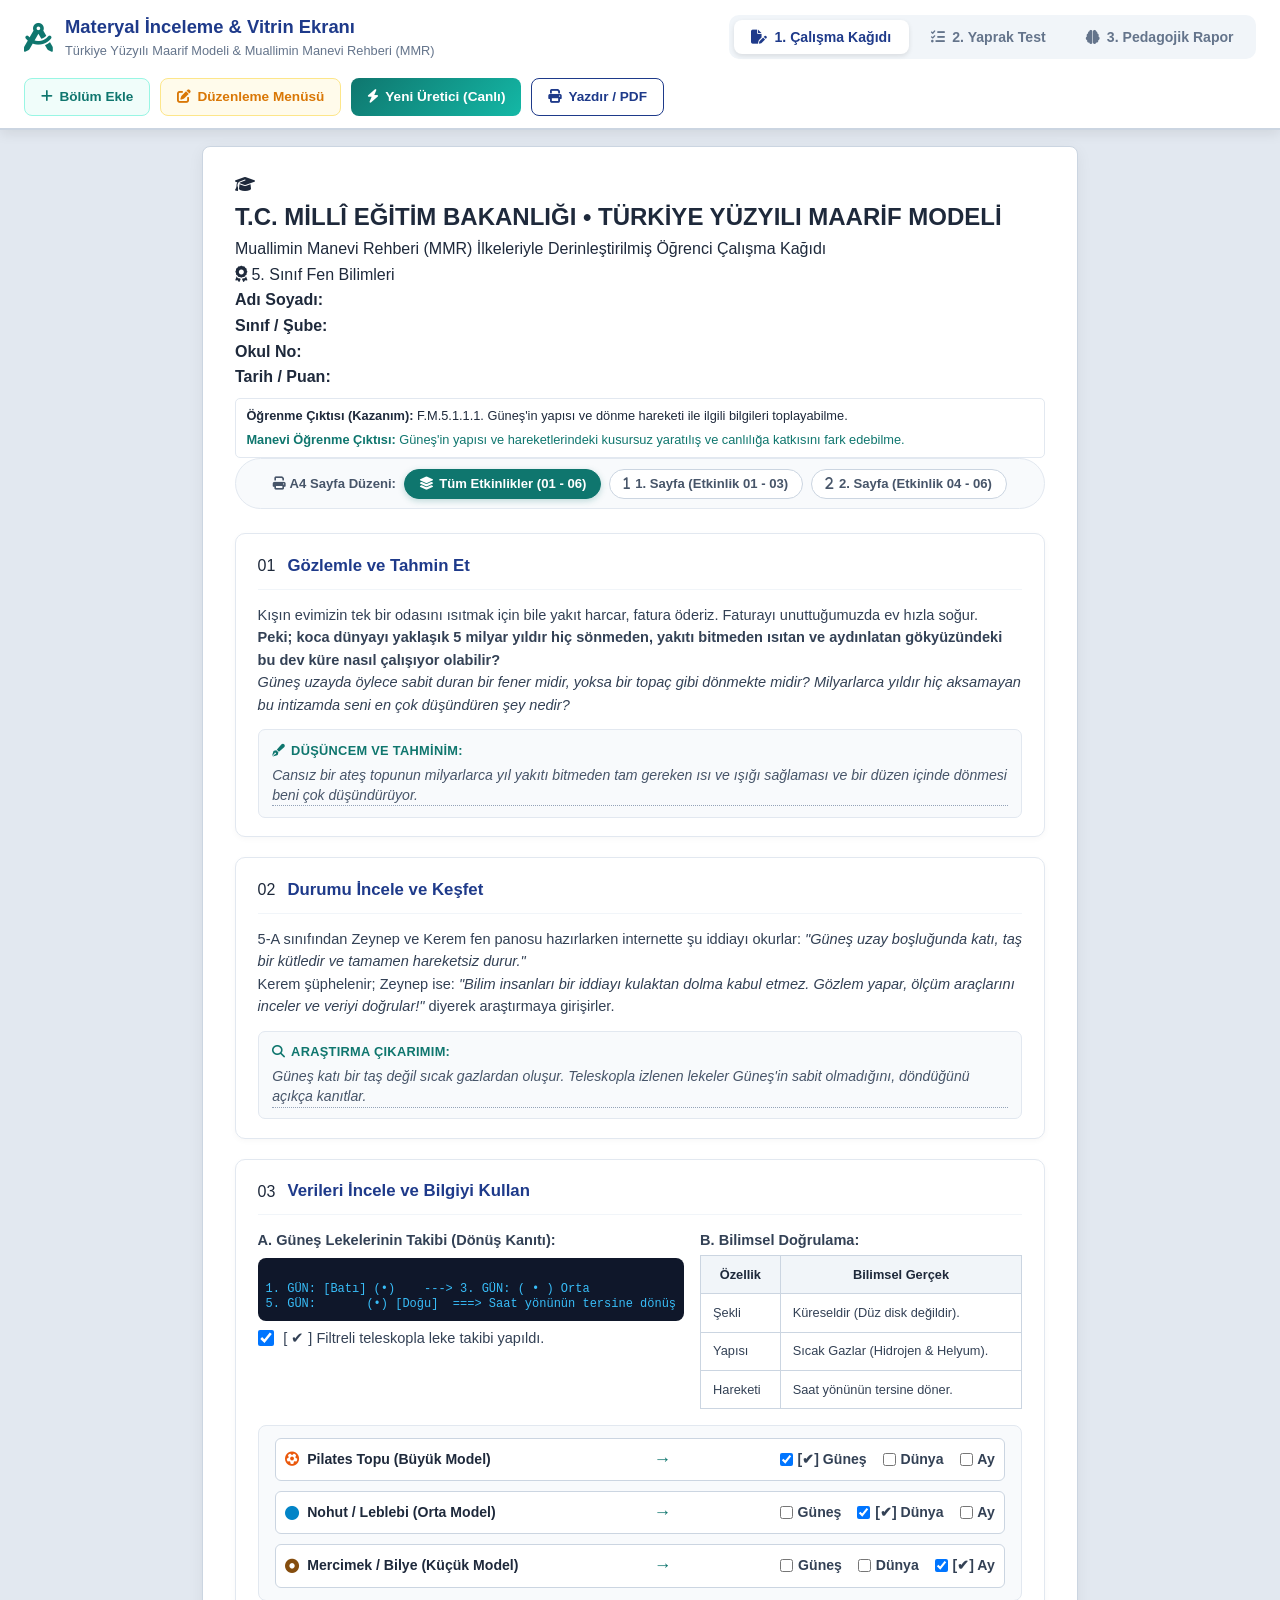
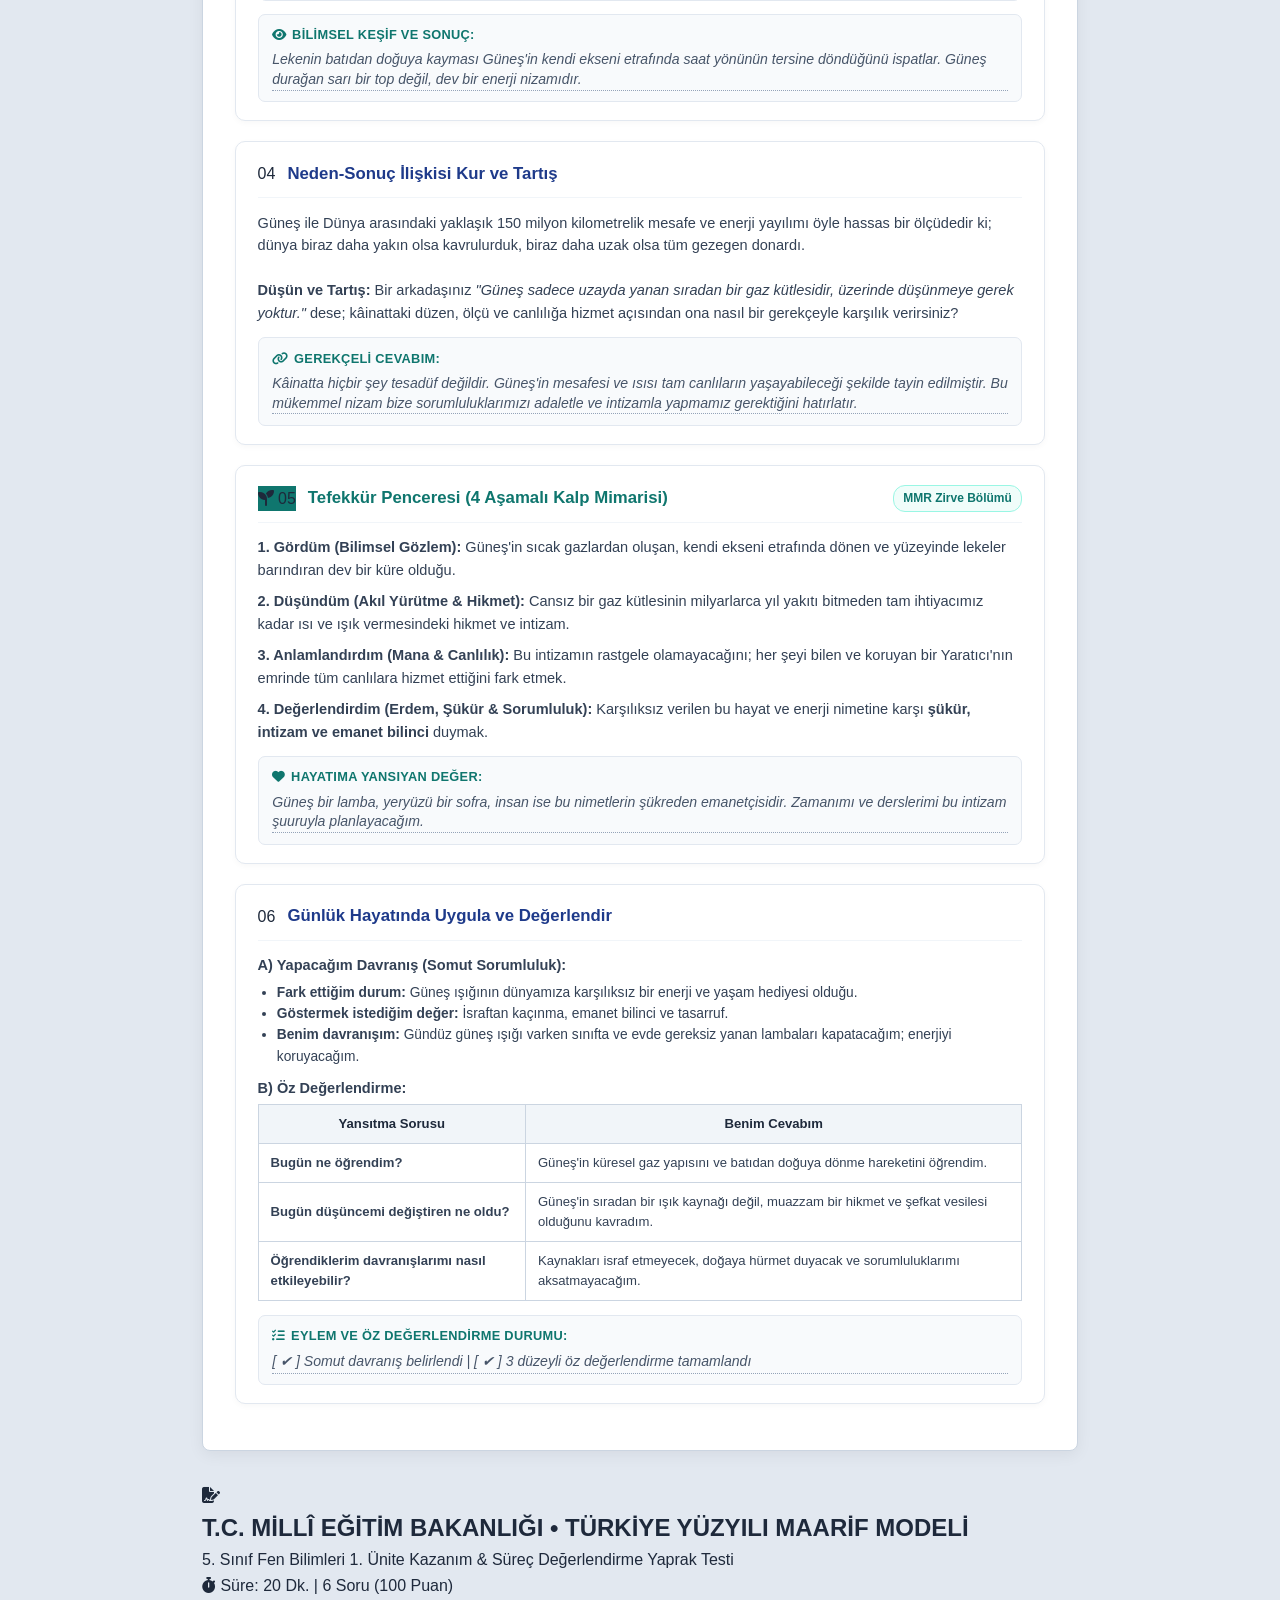
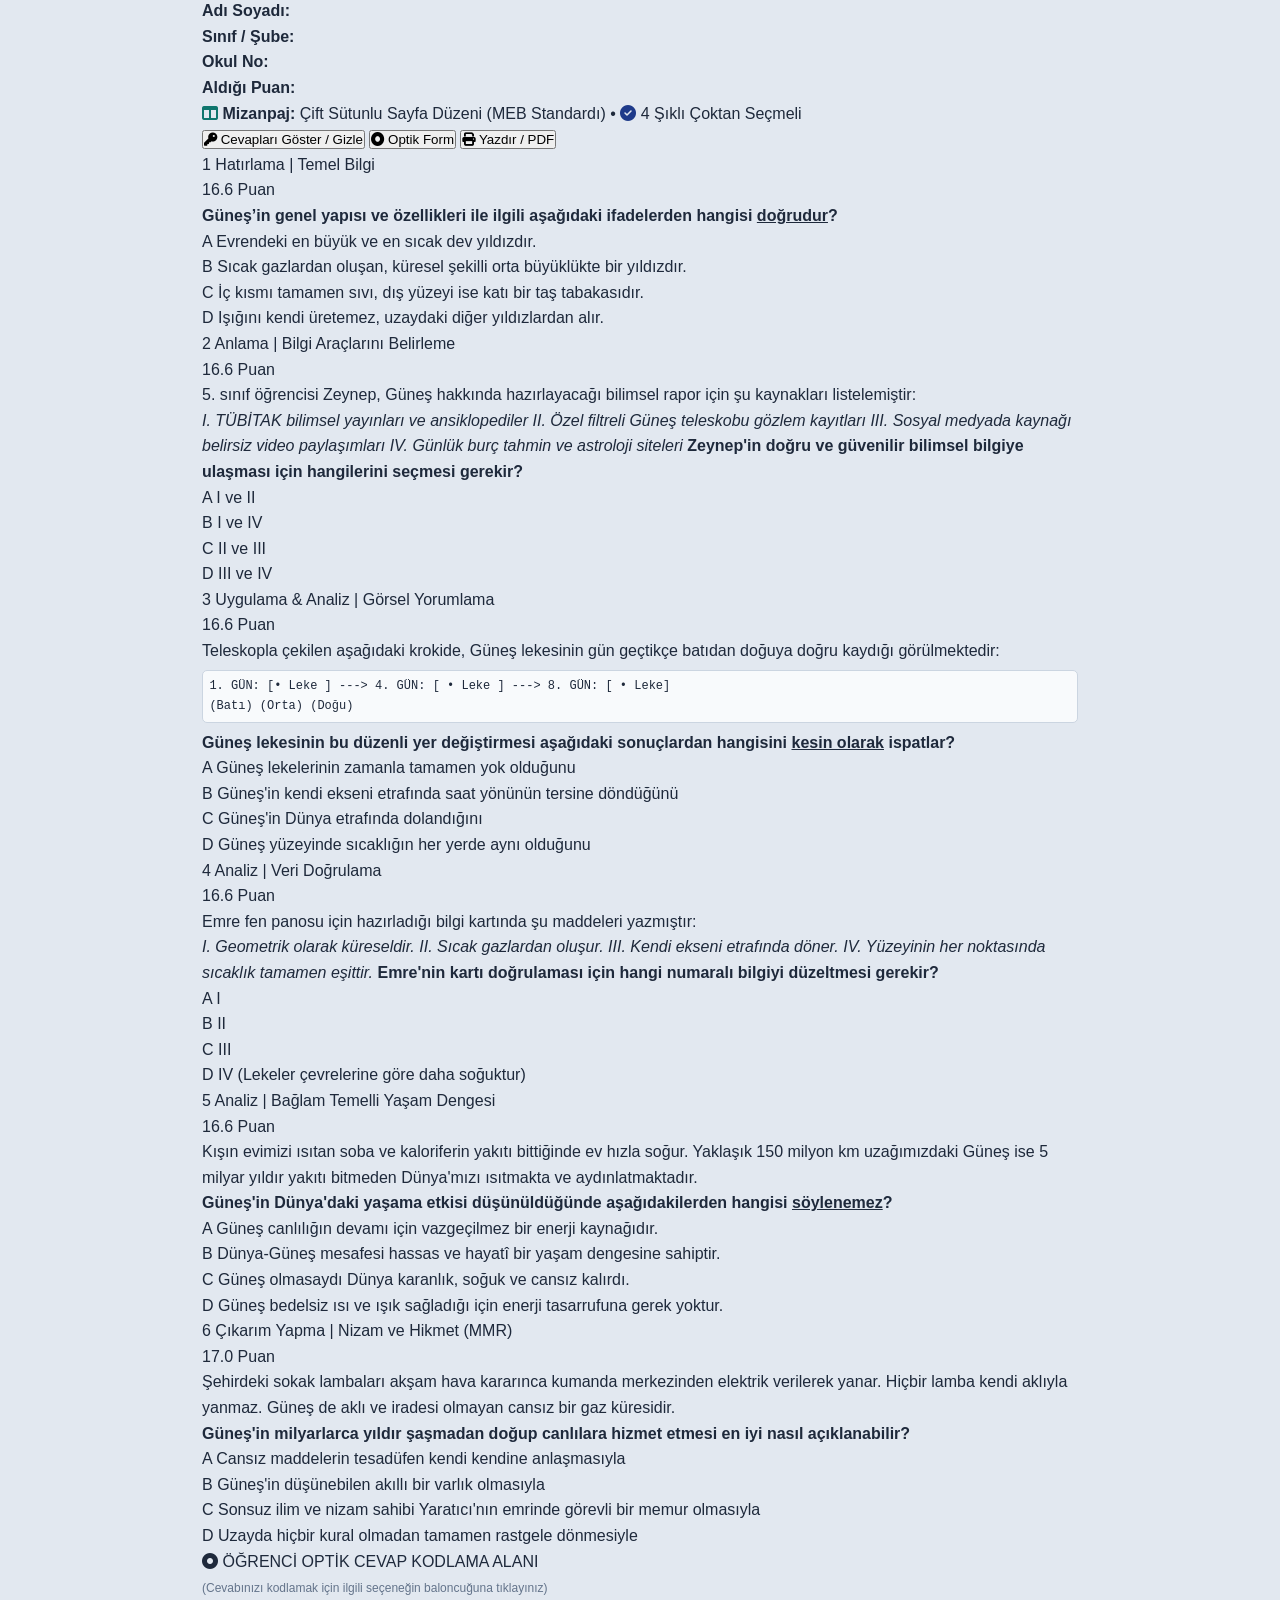
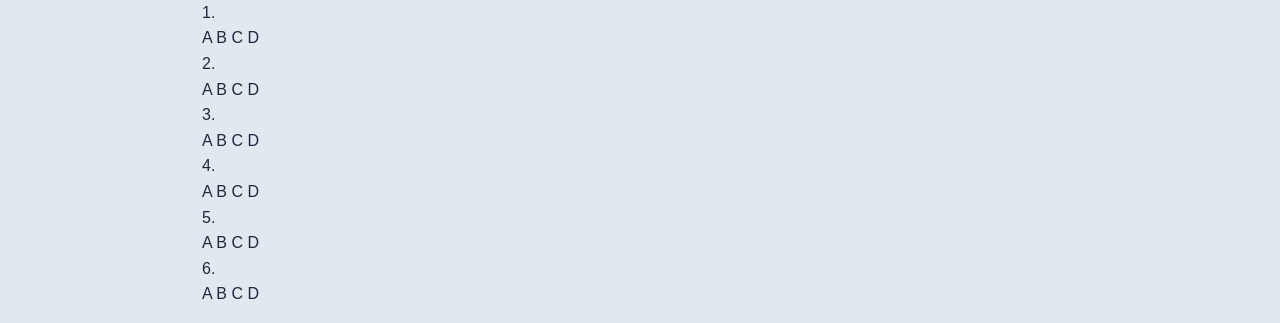
<file: materyal_goruntuleyici.html>
<!DOCTYPE html>
<html lang="tr">
<head>
    <meta charset="UTF-8">
    <meta name="viewport" content="width=device-width, initial-scale=1.0">
    <title>Materyal Vitrini - 5. Sınıf Fen Bilimleri (MMR & TYMM)</title>
    <link rel="stylesheet" href="https://cdnjs.cloudflare.com/ajax/libs/font-awesome/6.4.0/css/all.min.css">
    <style>
        :root {
            --primary: #1e3a8a;
            --primary-dark: #172554;
            --teal: #0f766e;
            --teal-light: #14b8a6;
            --accent: #d97706;
            --bg-page: #e2e8f0;
            --card-bg: #ffffff;
            --text: #1e293b;
            --text-muted: #64748b;
            --border: #cbd5e1;
        }

        * {
            box-sizing: border-box;
            margin: 0;
            padding: 0;
        }

        body {
            font-family: -apple-system, BlinkMacSystemFont, "Segoe UI", Roboto, Helvetica, Arial, sans-serif;
            background-color: var(--bg-page);
            color: var(--text);
            line-height: 1.6;
        }

        /* Üst Menü ve Kontrol Barı */
        .top-navbar {
            position: sticky;
            top: 0;
            z-index: 1000;
            background: #ffffff;
            border-bottom: 2px solid #cbd5e1;
            box-shadow: 0 4px 12px rgba(0,0,0,0.08);
            padding: 0.75rem 1.5rem;
            display: flex;
            justify-content: space-between;
            align-items: center;
            flex-wrap: wrap;
            gap: 1rem;
        }

        .brand-info {
            display: flex;
            align-items: center;
            gap: 0.75rem;
        }

        .brand-info i {
            font-size: 1.8rem;
            color: var(--teal);
        }

        .brand-info h1 {
            font-size: 1.15rem;
            color: var(--primary);
            font-weight: 800;
        }

        .brand-info p {
            font-size: 0.8rem;
            color: var(--text-muted);
        }

        .tabs-nav {
            display: flex;
            background: #f1f5f9;
            padding: 0.3rem;
            border-radius: 10px;
            gap: 0.3rem;
        }

        .tab-btn {
            border: none;
            background: transparent;
            padding: 0.55rem 1.1rem;
            font-size: 0.88rem;
            font-weight: 600;
            color: var(--text-muted);
            border-radius: 8px;
            cursor: pointer;
            display: flex;
            align-items: center;
            gap: 0.45rem;
            transition: all 0.2s;
        }

        .tab-btn:hover {
            color: var(--primary);
            background: rgba(255,255,255,0.7);
        }

        .tab-btn.active {
            background: #ffffff;
            color: var(--primary);
            box-shadow: 0 2px 5px rgba(0,0,0,0.1);
        }

        .action-btns {
            display: flex;
            gap: 0.6rem;
        }

        .btn {
            padding: 0.5rem 1rem;
            font-size: 0.85rem;
            font-weight: 600;
            border-radius: 8px;
            border: 1px solid var(--border);
            cursor: pointer;
            display: inline-flex;
            align-items: center;
            gap: 0.4rem;
            text-decoration: none;
            transition: all 0.2s;
        }

        .btn-live {
            background: linear-gradient(135deg, #0f766e, #14b8a6);
            color: #ffffff;
            border: none;
        }

        .btn-live:hover {
            opacity: 0.95;
            transform: translateY(-1px);
        }

        .btn-print {
            background: #ffffff;
            color: var(--primary);
            border-color: var(--primary);
        }

        .btn-print:hover {
            background: #eff6ff;
        }

        /* Ana Gövde & A4 Sayfa Simülasyonu */
        .container {
            max-width: 900px;
            margin: 1rem auto;
            padding: 0 0.75rem;
        }

        .page-sheet {
            background: #ffffff;
            min-height: auto;
            padding: 1.6rem 2rem;
            border-radius: 8px;
            box-shadow: 0 4px 16px rgba(0,0,0,0.06);
            border: 1px solid #cbd5e1;
            margin-bottom: 2rem;
        }

        /* Materyal Başlık Tablosu (Antet) */
        .header-table {
            width: 100%;
            border-collapse: collapse;
            margin-bottom: 1.75rem;
            border: 2px solid #1e293b;
        }

        .header-table td {
            padding: 0.6rem 0.8rem;
            border: 1px solid #1e293b;
            font-size: 0.85rem;
        }

        .header-table .title-cell {
            background: #f8fafc;
            text-align: center;
            font-size: 1.1rem;
            font-weight: 800;
            color: var(--primary);
            letter-spacing: 0.5px;
        }

        /* Bölüm Başlıkları ve Kutuları */
        .sec-box {
            margin-bottom: 1.6rem;
            page-break-inside: avoid;
        }

        .sec-title {
            display: flex;
            align-items: center;
            gap: 0.5rem;
            font-size: 1.05rem;
            font-weight: 700;
            color: var(--primary);
            border-bottom: 2px solid #e2e8f0;
            padding-bottom: 0.35rem;
            margin-bottom: 0.75rem;
        }

        .sec-title i {
            color: var(--teal);
        }

        .prompt-card {
            background: #f8fafc;
            border-left: 4px solid var(--teal);
            padding: 0.85rem 1.1rem;
            border-radius: 0 8px 8px 0;
            margin-bottom: 0.75rem;
            font-size: 0.92rem;
        }

        .prompt-card strong {
            color: #0f172a;
        }

        .write-area {
            border-bottom: 1px dotted #94a3b8;
            min-height: 24px;
            margin: 0.4rem 0;
            color: #475569;
            font-size: 0.9rem;
        }

        .write-block {
            margin-top: 0.5rem;
        }

        .checkbox-group {
            display: flex;
            flex-direction: column;
            gap: 0.45rem;
            margin: 0.6rem 0;
            font-size: 0.9rem;
        }

        .checkbox-item {
            display: flex;
            align-items: center;
            gap: 0.6rem;
        }

        .checkbox-item input {
            width: 16px;
            height: 16px;
        }

        /* Model Şeması (ASCII Kroki) */
        .model-frame {
            background: #0f172a;
            color: #38bdf8;
            font-family: "Courier New", Courier, monospace;
            padding: 1rem;
            border-radius: 8px;
            margin: 0.75rem 0;
            font-size: 0.88rem;
            overflow-x: auto;
            white-space: pre;
            line-height: 1.3;
        }

        /* İç Tablolar */
        .content-table {
            width: 100%;
            border-collapse: collapse;
            margin: 0.85rem 0;
            font-size: 0.88rem;
        }

        .content-table th, .content-table td {
            border: 1px solid #cbd5e1;
            padding: 0.55rem 0.75rem;
        }

        .content-table th {
            background: #f1f5f9;
            color: #1e293b;
            font-weight: 700;
        }

        /* Test Soruları Stili */
        .question-card {
            background: #ffffff;
            border: 1px solid #e2e8f0;
            border-radius: 8px;
            padding: 1.1rem;
            margin-bottom: 1.25rem;
            box-shadow: 0 2px 4px rgba(0,0,0,0.02);
            page-break-inside: avoid;
        }

        .q-header {
            display: flex;
            justify-content: space-between;
            align-items: center;
            margin-bottom: 0.5rem;
        }

        .q-num {
            font-weight: 800;
            color: var(--primary);
            font-size: 1rem;
        }

        .q-level {
            font-size: 0.75rem;
            padding: 0.2rem 0.55rem;
            border-radius: 12px;
            background: #f1f5f9;
            color: #475569;
            font-weight: 600;
        }

        .q-text {
            font-size: 0.95rem;
            margin-bottom: 0.75rem;
            line-height: 1.5;
        }

        .options-grid {
            display: grid;
            grid-template-columns: 1fr 1fr;
            gap: 0.5rem;
        }

        @media (max-width: 650px) {
            .options-grid {
                grid-template-columns: 1fr;
            }
        }

        .option-item {
            display: flex;
            align-items: flex-start;
            gap: 0.5rem;
            padding: 0.5rem 0.65rem;
            border: 1px solid #e2e8f0;
            border-radius: 6px;
            background: #fafafa;
            font-size: 0.9rem;
        }

        .option-badge {
            font-weight: 700;
            color: var(--primary);
            min-width: 20px;
        }

        /* Gizli Tab */
        .tab-content {
            display: none;
        }

        .tab-content.active {
            display: block;
        }

        /* Cevap Anahtarı Kutusu */
        .answer-key-box {
            background: #f8fafc;
            border: 2px dashed #94a3b8;
            border-radius: 8px;
            padding: 1.25rem;
            margin-top: 2rem;
        }

        .answer-key-box h3 {
            color: #0f172a;
            font-size: 1rem;
            margin-bottom: 0.75rem;
            display: flex;
            align-items: center;
            gap: 0.4rem;
        }

        /* Düzenleme, Ekleme ve Silme Menüsü Stilleri */
        .btn-edit {
            background: #fffbeb;
            color: #d97706;
            border-color: #fde68a;
        }
        .btn-edit.active {
            background: #d97706;
            color: #ffffff;
            border-color: #d97706;
        }

        .btn-add-global {
            background: #f0fdfa;
            color: #0f766e;
            border-color: #99f6e4;
        }
        .btn-add-global:hover {
            background: #0f766e;
            color: #ffffff;
        }

        .item-action-toolbar {
            display: none;
            position: absolute;
            top: 6px;
            right: 6px;
            background: #ffffff;
            border: 1px solid #cbd5e1;
            border-radius: 6px;
            padding: 2px 4px;
            box-shadow: 0 2px 6px rgba(0,0,0,0.08);
            align-items: center;
            gap: 3px;
            z-index: 30;
        }

        .sec-box:hover .item-action-toolbar,
        .mmr-section-card:hover .item-action-toolbar,
        .question-card:hover .item-action-toolbar,
        .edit-active .sec-box .item-action-toolbar,
        .edit-active .mmr-section-card .item-action-toolbar,
        .edit-active .question-card .item-action-toolbar {
            display: inline-flex;
        }

        .btn-bar-action {
            background: #f8fafc;
            border: 1px solid #e2e8f0;
            border-radius: 4px;
            padding: 3px 6px;
            font-size: 0.75rem;
            font-weight: 600;
            color: #334155;
            cursor: pointer;
            display: inline-flex;
            align-items: center;
            gap: 3px;
            transition: all 0.15s;
        }
        .btn-bar-action:hover {
            background: #e2e8f0;
            color: #0f172a;
        }
        .btn-bar-add {
            color: #0f766e;
            background: #f0fdfa;
            border-color: #99f6e4;
        }
        .btn-bar-add:hover {
            background: #0f766e;
            color: #ffffff;
        }
        .btn-bar-del {
            color: #dc2626;
            background: #fef2f2;
            border-color: #fecaca;
        }
        .btn-bar-del:hover {
            background: #dc2626;
            color: #ffffff;
        }

        .sec-box, .question-card, .mmr-section-card {
            position: relative;
            transition: all 0.2s ease;
        }

        /* MMR BİÇİMSEL VE TASARIM STANDARDI (TÜM BÖLÜMLER İÇİN TEK İLKE) */
        .page-chunk-nav {
            display: flex;
            align-items: center;
            justify-content: center;
            gap: 0.5rem;
            margin-bottom: 1.5rem;
            flex-wrap: wrap;
            background: #f8fafc;
            padding: 0.6rem;
            border-radius: 30px;
            border: 1px solid #e2e8f0;
        }

        .btn-chunk {
            background: #ffffff;
            border: 1px solid #cbd5e1;
            color: #475569;
            padding: 0.4rem 0.85rem;
            border-radius: 20px;
            font-size: 0.82rem;
            font-weight: 700;
            cursor: pointer;
            display: inline-flex;
            align-items: center;
            gap: 0.35rem;
            transition: all 0.2s;
        }

        .btn-chunk:hover {
            border-color: #0f766e;
            color: #0f766e;
            background: #f0fdfa;
        }

        .btn-chunk.active {
            background: #0f766e;
            border-color: #0f766e;
            color: #ffffff;
            box-shadow: 0 2px 6px rgba(15, 118, 110, 0.25);
        }

        .mmr-section-card {
            background: #ffffff;
            border: 1px solid #e2e8f0;
            border-radius: 10px;
            box-shadow: 0 2px 6px rgba(0, 0, 0, 0.03);
            padding: 1.15rem 1.35rem;
            margin-bottom: 1.25rem;
            page-break-inside: avoid;
        }

        .mmr-section-card:hover {
            border-color: #cbd5e1;
            box-shadow: 0 4px 12px rgba(0, 0, 0, 0.06);
        }

        .mmr-card-header {
            display: flex;
            align-items: center;
            justify-content: space-between;
            border-bottom: 1px solid #f1f5f9;
            padding-bottom: 0.6rem;
            margin-bottom: 0.85rem;
            gap: 0.5rem;
            flex-wrap: wrap;
        }

        .mmr-header-left {
            display: flex;
            align-items: center;
            gap: 0.75rem;
        }

        .mmr-badge {
            width: 32px;
            height: 32px;
            border-radius: 8px;
            background: linear-gradient(135deg, #1e3a8a 0%, #0f766e 100%);
            color: #ffffff;
            display: flex;
            align-items: center;
            justify-content: center;
            font-weight: 800;
            font-size: 0.95rem;
            box-shadow: 0 2px 5px rgba(15, 118, 110, 0.25);
            flex-shrink: 0;
        }

        .mmr-title-group {
            display: flex;
            flex-direction: column;
        }

        .mmr-title {
            font-size: 1.05rem;
            font-weight: 800;
            color: var(--primary);
            display: flex;
            align-items: center;
            gap: 0.45rem;
        }

        .mmr-title i {
            color: var(--teal);
            font-size: 0.95rem;
        }

        .mmr-subtitle {
            font-size: 0.78rem;
            color: #64748b;
            font-weight: 600;
        }

        .mmr-tag {
            background: #f1f5f9;
            color: #334155;
            padding: 0.2rem 0.65rem;
            border-radius: 12px;
            font-size: 0.72rem;
            font-weight: 700;
            text-transform: uppercase;
            letter-spacing: 0.5px;
            border: 1px solid #e2e8f0;
        }

        .mmr-card-body {
            font-size: 0.91rem;
            line-height: 1.55;
            color: #334155;
        }

        .mmr-card-footer {
            background: #f8fafc;
            border: 1px solid #e2e8f0;
            border-radius: 7px;
            padding: 0.65rem 0.85rem;
            margin-top: 0.8rem;
        }

        .mmr-footer-label {
            font-size: 0.8rem;
            font-weight: 700;
            color: var(--teal);
            display: flex;
            align-items: center;
            gap: 0.35rem;
            margin-bottom: 0.3rem;
            text-transform: uppercase;
            letter-spacing: 0.3px;
        }

        .mmr-footer-input {
            color: #475569;
            font-size: 0.88rem;
            font-style: italic;
            border-bottom: 1px dotted #94a3b8;
            min-height: 22px;
            line-height: 1.4;
        }

        .edit-active .sec-box, 
        .edit-active .mmr-section-card,
        .edit-active .question-card {
            border: 1px dashed #93c5fd;
            border-radius: 8px;
            padding: 10px;
            margin-bottom: 1.25rem;
        }
        .edit-active .sec-box:hover, 
        .edit-active .mmr-section-card:hover,
        .edit-active .question-card:hover {
            border-color: #3b82f6;
            background: rgba(240, 249, 255, 0.4);
        }
        .edit-active [contenteditable="true"]:focus {
            outline: 2px solid #3b82f6 !important;
            background: #ffffff !important;
            border-radius: 4px;
        }

        /* Model Eşleştirme Kartı Stili */
        .model-matching-card {
            background: #f8fafc;
            border: 1px solid #e2e8f0;
            border-radius: 8px;
            padding: 0.75rem 1rem;
            margin: 0.75rem 0;
            display: flex;
            flex-direction: column;
            gap: 0.6rem;
        }
        .model-row {
            display: flex;
            align-items: center;
            justify-content: space-between;
            padding: 0.45rem 0.6rem;
            background: #ffffff;
            border: 1px solid #cbd5e1;
            border-radius: 6px;
            font-size: 0.88rem;
        }
        .model-item {
            font-weight: 700;
            color: #1e293b;
            display: inline-flex;
            align-items: center;
            gap: 0.5rem;
            min-width: 260px;
        }
        .model-arrow {
            font-size: 1.1rem;
            font-weight: 800;
            color: var(--teal);
            margin: 0 0.5rem;
        }
        .model-options {
            display: inline-flex;
            align-items: center;
            gap: 1rem;
            color: #334155;
            font-weight: 600;
        }
        .model-options label {
            cursor: pointer;
            display: inline-flex;
            align-items: center;
            gap: 0.3rem;
        }

        /* Yazdırma / PDF Çıktısı */
        @media print {
            body {
                background: #ffffff;
            }
            .top-navbar, .item-del-btn, .item-action-toolbar, .btn-add-global, .page-chunk-nav {
                display: none !important;
            }
            .chunk-page {
                display: block !important;
            }
            .edit-active .sec-box, 
            .edit-active .mmr-section-card,
            .edit-active .question-card {
                border: 1px solid #e2e8f0 !important;
                padding: 0.8rem !important;
                background: transparent !important;
            }
            .container {
                max-width: 100% !important;
                margin: 0 !important;
                padding: 0 !important;
            }
            .page-sheet {
                box-shadow: none !important;
                border: none !important;
                padding: 0 !important;
                min-height: auto !important;
            }
            .tab-content {
                display: none !important;
            }
            .tab-content.active {
                display: block !important;
            }
        }
    </style>
</head>
<body>

    <!-- Üst Kontrol Çubuğu -->
    <header class="top-navbar">
        <div class="brand-info">
            <i class="fa-solid fa-compass-drafting"></i>
            <div>
                <h1>Materyal İnceleme & Vitrin Ekranı</h1>
                <p>Türkiye Yüzyılı Maarif Modeli & Muallimin Manevi Rehberi (MMR)</p>
            </div>
        </div>

        <nav class="tabs-nav">
            <button class="tab-btn active" onclick="switchTab('worksheet')">
                <i class="fa-solid fa-file-pen"></i> 1. Çalışma Kağıdı
            </button>
            <button class="tab-btn" onclick="switchTab('test')">
                <i class="fa-solid fa-list-check"></i> 2. Yaprak Test
            </button>
            <button class="tab-btn" onclick="switchTab('pedagogy')">
                <i class="fa-solid fa-brain"></i> 3. Pedagojik Rapor
            </button>
        </nav>

        <div class="action-btns">
            <button class="btn btn-add-global" onclick="addNewSection()" title="Yeni bir etkinlik/bölüm ekle">
                <i class="fa-solid fa-plus"></i> Bölüm Ekle
            </button>
            <button class="btn btn-edit" id="viewerEditBtn" onclick="toggleViewerEdit()">
                <i class="fa-solid fa-pen-to-square"></i> <span id="viewerEditText">Düzenleme Menüsü</span>
            </button>
            <button class="btn" id="viewerResetBtn" onclick="resetViewer()" style="display:none;">
                <i class="fa-solid fa-rotate-left"></i> Sıfırla
            </button>
            <a href="http://127.0.0.1:5000" target="_blank" class="btn btn-live" title="Canlı Web Uygulamasını Aç">
                <i class="fa-solid fa-bolt"></i> Yeni Üretici (Canlı)
            </a>
            <button class="btn btn-print" onclick="prepareAndPrint()">
                <i class="fa-solid fa-print"></i> Yazdır / PDF
            </button>
        </div>
    </header>

    <main class="container">

        <!-- ==================== TAB 1: ÇALIŞMA KAĞIDI ==================== -->
        <div id="tab-worksheet" class="tab-content active">
            <div class="page-sheet">
                
                <!-- Modern Maarif & MMR Başlık Anteti -->
                <div class="material-exam-header">
                    <div class="exam-header-top">
                        <div class="exam-brand">
                            <div class="exam-brand-icon"><i class="fa-solid fa-graduation-cap"></i></div>
                            <div class="exam-titles">
                                <h2>T.C. MİLLÎ EĞİTİM BAKANLIĞI • TÜRKİYE YÜZYILI MAARİF MODELİ</h2>
                                <p>Muallimin Manevi Rehberi (MMR) İlkeleriyle Derinleştirilmiş Öğrenci Çalışma Kağıdı</p>
                            </div>
                        </div>
                        <div class="exam-badge-tag"><i class="fa-solid fa-award"></i> 5. Sınıf Fen Bilimleri</div>
                    </div>
                    <div class="exam-student-grid">
                        <div class="exam-student-field"><strong>Adı Soyadı:</strong> <span class="fill-line"></span></div>
                        <div class="exam-student-field"><strong>Sınıf / Şube:</strong> <span class="fill-line"></span></div>
                        <div class="exam-student-field"><strong>Okul No:</strong> <span class="fill-line"></span></div>
                        <div class="exam-student-field"><strong>Tarih / Puan:</strong> <span class="fill-line"></span></div>
                    </div>
                    <div style="margin-top:0.5rem; font-size:0.8rem; background:#ffffff; padding:0.45rem 0.65rem; border-radius:5px; border:1px solid #e2e8f0;">
                        <div><strong>Öğrenme Çıktısı (Kazanım):</strong> F.M.5.1.1.1. Güneş'in yapısı ve dönme hareketi ile ilgili bilgileri toplayabilme.</div>
                        <div style="color:#0f766e; margin-top:0.2rem;"><strong>Manevi Öğrenme Çıktısı:</strong> Güneş'in yapısı ve hareketlerindeki kusursuz yaratılış ve canlılığa katkısını fark edebilme.</div>
                    </div>
                </div>

                <!-- Sayfa Sığdırma & Bölüm Navigasyon Menüsü -->
                <div class="page-chunk-nav">
                    <span style="font-size: 0.82rem; font-weight: 700; color: #475569;"><i class="fa-solid fa-print"></i> A4 Sayfa Düzeni:</span>
                    <button class="btn-chunk active" onclick="switchChunk('all', this)"><i class="fa-solid fa-layer-group"></i> Tüm Etkinlikler (01 - 06)</button>
                    <button class="btn-chunk" onclick="switchChunk('page-1', this)"><i class="fa-solid fa-1"></i> 1. Sayfa (Etkinlik 01 - 03)</button>
                    <button class="btn-chunk" onclick="switchChunk('page-2', this)"><i class="fa-solid fa-2"></i> 2. Sayfa (Etkinlik 04 - 06)</button>
                </div>

                <!-- SAYFA 1: KEŞİF VE BİLGİ (Etkinlik 01 - 03) -->
                <div class="chunk-page" id="chunk-page-1">

                    <!-- 01. GÖZLEMLE VE TAHMİN ET -->
                    <div class="mmr-section-card">
                        <div class="mmr-card-header">
                            <div class="mmr-header-left">
                                <span class="mmr-num-badge">01</span>
                                <h3 class="mmr-title">Gözlemle ve Tahmin Et</h3>
                            </div>
                        </div>
                        <div class="mmr-card-body">
                            Kışın evimizin tek bir odasını ısıtmak için bile yakıt harcar, fatura öderiz. Faturayı unuttuğumuzda ev hızla soğur.<br>
                            <strong>Peki; koca dünyayı yaklaşık 5 milyar yıldır hiç sönmeden, yakıtı bitmeden ısıtan ve aydınlatan gökyüzündeki bu dev küre nasıl çalışıyor olabilir?</strong><br>
                            <em>Güneş uzayda öylece sabit duran bir fener midir, yoksa bir topaç gibi dönmekte midir? Milyarlarca yıldır hiç aksamayan bu intizamda seni en çok düşündüren şey nedir?</em>
                        </div>
                        <div class="mmr-card-footer">
                            <div class="mmr-footer-label"><i class="fa-solid fa-pen-fancy"></i> Düşüncem ve Tahminim:</div>
                            <div class="mmr-footer-input">Cansız bir ateş topunun milyarlarca yıl yakıtı bitmeden tam gereken ısı ve ışığı sağlaması ve bir düzen içinde dönmesi beni çok düşündürüyor.</div>
                        </div>
                    </div>

                    <!-- 02. DURUMU İNCELE VE KEŞFET -->
                    <div class="mmr-section-card">
                        <div class="mmr-card-header">
                            <div class="mmr-header-left">
                                <span class="mmr-num-badge">02</span>
                                <h3 class="mmr-title">Durumu İncele ve Keşfet</h3>
                            </div>
                        </div>
                        <div class="mmr-card-body">
                            5-A sınıfından Zeynep ve Kerem fen panosu hazırlarken internette şu iddiayı okurlar: <em>"Güneş uzay boşluğunda katı, taş bir kütledir ve tamamen hareketsiz durur."</em><br>
                            Kerem şüphelenir; Zeynep ise: <em>"Bilim insanları bir iddiayı kulaktan dolma kabul etmez. Gözlem yapar, ölçüm araçlarını inceler ve veriyi doğrular!"</em> diyerek araştırmaya girişirler.
                        </div>
                        <div class="mmr-card-footer">
                            <div class="mmr-footer-label"><i class="fa-solid fa-magnifying-glass"></i> Araştırma Çıkarımım:</div>
                            <div class="mmr-footer-input">Güneş katı bir taş değil sıcak gazlardan oluşur. Teleskopla izlenen lekeler Güneş'in sabit olmadığını, döndüğünü açıkça kanıtlar.</div>
                        </div>
                    </div>

                    <!-- 03. VERİLERİ İNCELE VE BİLGİYİ KULLAN -->
                    <div class="mmr-section-card">
                        <div class="mmr-card-header">
                            <div class="mmr-header-left">
                                <span class="mmr-num-badge">03</span>
                                <h3 class="mmr-title">Verileri İncele ve Bilgiyi Kullan</h3>
                            </div>
                        </div>
                        <div class="mmr-card-body">
                            <div style="display:grid; grid-template-columns:1fr 1fr; gap:1rem; margin-bottom:0.75rem;">
                                <div>
                                    <strong>A. Güneş Lekelerinin Takibi (Dönüş Kanıtı):</strong>
                                    <div class="model-frame" style="padding:0.5rem; margin:0.4rem 0; font-size:0.75rem;">
1. GÜN: [Batı] (•)    ---> 3. GÜN: ( • ) Orta
5. GÜN:       (•) [Doğu]  ===> Saat yönünün tersine dönüş</div>
                                    <div class="checkbox-item"><input type="checkbox" checked> [ ✔ ] Filtreli teleskopla leke takibi yapıldı.</div>
                                </div>
                                <div>
                                    <strong>B. Bilimsel Doğrulama:</strong>
                                    <table class="content-table" style="margin:0.2rem 0; font-size:0.8rem;">
                                        <tr><th>Özellik</th><th>Bilimsel Gerçek</th></tr>
                                        <tr><td>Şekli</td><td>Küreseldir (Düz disk değildir).</td></tr>
                                        <tr><td>Yapısı</td><td>Sıcak Gazlar (Hidrojen & Helyum).</td></tr>
                                        <tr><td>Hareketi</td><td>Saat yönünün tersine döner.</td></tr>
                                    </table>
                                </div>
                            </div>

                            <div class="model-matching-card" style="margin-top:0.4rem;">
                                <div class="model-row">
                                    <span class="model-item"><i class="fa-solid fa-futbol" style="color:#ea580c;"></i> Pilates Topu (Büyük Model)</span>
                                    <span class="model-arrow">→</span>
                                    <div class="model-options"><label><input type="checkbox" checked> [✔] Güneş</label> <label><input type="checkbox"> Dünya</label> <label><input type="checkbox"> Ay</label></div>
                                </div>
                                <div class="model-row">
                                    <span class="model-item"><i class="fa-solid fa-circle" style="color:#0284c7;"></i> Nohut / Leblebi (Orta Model)</span>
                                    <span class="model-arrow">→</span>
                                    <div class="model-options"><label><input type="checkbox"> Güneş</label> <label><input type="checkbox" checked> [✔] Dünya</label> <label><input type="checkbox"> Ay</label></div>
                                </div>
                                <div class="model-row">
                                    <span class="model-item"><i class="fa-solid fa-circle-dot" style="color:#854d0e;"></i> Mercimek / Bilye (Küçük Model)</span>
                                    <span class="model-arrow">→</span>
                                    <div class="model-options"><label><input type="checkbox"> Güneş</label> <label><input type="checkbox"> Dünya</label> <label><input type="checkbox" checked> [✔] Ay</label></div>
                                </div>
                            </div>
                        </div>
                        <div class="mmr-card-footer">
                            <div class="mmr-footer-label"><i class="fa-solid fa-eye"></i> Bilimsel Keşif ve Sonuç:</div>
                            <div class="mmr-footer-input">Lekenin batıdan doğuya kayması Güneş'in kendi ekseni etrafında saat yönünün tersine döndüğünü ispatlar. Güneş durağan sarı bir top değil, dev bir enerji nizamıdır.</div>
                        </div>
                    </div>

                </div>

                <!-- SAYFA 2: ANLAM, DEĞER VE EYLEM (Etkinlik 04 - 06) -->
                <div class="chunk-page" id="chunk-page-2">

                    <!-- 04. NEDEN-SONUÇ İLİŞKİSİ KUR VE TARTIŞ -->
                    <div class="mmr-section-card">
                        <div class="mmr-card-header">
                            <div class="mmr-header-left">
                                <span class="mmr-num-badge">04</span>
                                <h3 class="mmr-title">Neden-Sonuç İlişkisi Kur ve Tartış</h3>
                            </div>
                        </div>
                        <div class="mmr-card-body">
                            Güneş ile Dünya arasındaki yaklaşık 150 milyon kilometrelik mesafe ve enerji yayılımı öyle hassas bir ölçüdedir ki; dünya biraz daha yakın olsa kavrulurduk, biraz daha uzak olsa tüm gezegen donardı.<br><br>
                            <strong>Düşün ve Tartış:</strong> Bir arkadaşınız <em>"Güneş sadece uzayda yanan sıradan bir gaz kütlesidir, üzerinde düşünmeye gerek yoktur."</em> dese; kâinattaki düzen, ölçü ve canlılığa hizmet açısından ona nasıl bir gerekçeyle karşılık verirsiniz?
                        </div>
                        <div class="mmr-card-footer">
                            <div class="mmr-footer-label"><i class="fa-solid fa-link"></i> Gerekçeli Cevabım:</div>
                            <div class="mmr-footer-input">Kâinatta hiçbir şey tesadüf değildir. Güneş'in mesafesi ve ısısı tam canlıların yaşayabileceği şekilde tayin edilmiştir. Bu mükemmel nizam bize sorumluluklarımızı adaletle ve intizamla yapmamız gerektiğini hatırlatır.</div>
                        </div>
                    </div>

                    <!-- 05. TEFEKKÜR PENCERESİ -->
                    <div class="mmr-section-card tefekkur-section-card">
                        <div class="mmr-card-header">
                            <div class="mmr-header-left">
                                <span class="mmr-num-badge" style="background:#0f766e;"><i class="fa-solid fa-seedling"></i> 05</span>
                                <h3 class="mmr-title" style="color:#0f766e;">Tefekkür Penceresi (4 Aşamalı Kalp Mimarisi)</h3>
                            </div>
                            <span style="font-size:0.75rem; font-weight:700; color:#0f766e; background:#f0fdfa; padding:0.2rem 0.6rem; border-radius:12px; border:1px solid #99f6e4;">MMR Zirve Bölümü</span>
                        </div>
                        <div class="mmr-card-body">
                            <div style="display:flex; flex-direction:column; gap:0.55rem; margin-bottom:0.75rem;">
                                <div><strong>1. Gördüm (Bilimsel Gözlem):</strong> Güneş'in sıcak gazlardan oluşan, kendi ekseni etrafında dönen ve yüzeyinde lekeler barındıran dev bir küre olduğu.</div>
                                <div><strong>2. Düşündüm (Akıl Yürütme & Hikmet):</strong> Cansız bir gaz kütlesinin milyarlarca yıl yakıtı bitmeden tam ihtiyacımız kadar ısı ve ışık vermesindeki hikmet ve intizam.</div>
                                <div><strong>3. Anlamlandırdım (Mana & Canlılık):</strong> Bu intizamın rastgele olamayacağını; her şeyi bilen ve koruyan bir Yaratıcı'nın emrinde tüm canlılara hizmet ettiğini fark etmek.</div>
                                <div><strong>4. Değerlendirdim (Erdem, Şükür & Sorumluluk):</strong> Karşılıksız verilen bu hayat ve enerji nimetine karşı <strong>şükür, intizam ve emanet bilinci</strong> duymak.</div>
                            </div>
                        </div>
                        <div class="mmr-card-footer">
                            <div class="mmr-footer-label"><i class="fa-solid fa-heart"></i> Hayatıma Yansıyan Değer:</div>
                            <div class="mmr-footer-input">Güneş bir lamba, yeryüzü bir sofra, insan ise bu nimetlerin şükreden emanetçisidir. Zamanımı ve derslerimi bu intizam şuuruyla planlayacağım.</div>
                        </div>
                    </div>

                    <!-- 06. GÜNLÜK HAYATINDA UYGULA VE DEĞERLENDİR -->
                    <div class="mmr-section-card">
                        <div class="mmr-card-header">
                            <div class="mmr-header-left">
                                <span class="mmr-num-badge">06</span>
                                <h3 class="mmr-title">Günlük Hayatında Uygula ve Değerlendir</h3>
                            </div>
                        </div>
                        <div class="mmr-card-body">
                            <div style="margin-bottom:0.6rem;">
                                <strong>A) Yapacağım Davranış (Somut Sorumluluk):</strong>
                                <ul style="padding-left:1.2rem; font-size:0.86rem; color:#334155; margin-top:0.3rem;">
                                    <li><strong>Fark ettiğim durum:</strong> Güneş ışığının dünyamıza karşılıksız bir enerji ve yaşam hediyesi olduğu.</li>
                                    <li><strong>Göstermek istediğim değer:</strong> İsraftan kaçınma, emanet bilinci ve tasarruf.</li>
                                    <li><strong>Benim davranışım:</strong> Gündüz güneş ışığı varken sınıfta ve evde gereksiz yanan lambaları kapatacağım; enerjiyi koruyacağım.</li>
                                </ul>
                            </div>

                            <div>
                                <strong>B) Öz Değerlendirme:</strong>
                                <table class="content-table" style="font-size:0.82rem; margin-top:0.3rem;">
                                    <tr><th width="35%">Yansıtma Sorusu</th><th>Benim Cevabım</th></tr>
                                    <tr><td><strong>Bugün ne öğrendim?</strong></td><td>Güneş'in küresel gaz yapısını ve batıdan doğuya dönme hareketini öğrendim.</td></tr>
                                    <tr><td><strong>Bugün düşüncemi değiştiren ne oldu?</strong></td><td>Güneş'in sıradan bir ışık kaynağı değil, muazzam bir hikmet ve şefkat vesilesi olduğunu kavradım.</td></tr>
                                    <tr><td><strong>Öğrendiklerim davranışlarımı nasıl etkileyebilir?</strong></td><td>Kaynakları israf etmeyecek, doğaya hürmet duyacak ve sorumluluklarımı aksatmayacağım.</td></tr>
                                </table>
                            </div>
                        </div>
                        <div class="mmr-card-footer">
                            <div class="mmr-footer-label"><i class="fa-solid fa-list-check"></i> Eylem ve Öz Değerlendirme Durumu:</div>
                            <div class="mmr-footer-input">[ ✔ ] Somut davranış belirlendi  |  [ ✔ ] 3 düzeyli öz değerlendirme tamamlandı</div>
                        </div>
                    </div>

                </div>
            </div>

            <!-- TAB 2: YAPRAK TEST -->
            <div class="tab-pane" id="tab-test">

                <!-- Modern Maarif & Sınav Başlık Anteti -->
                <div class="material-exam-header">
                    <div class="exam-header-top">
                        <div class="exam-brand">
                            <div class="exam-brand-icon"><i class="fa-solid fa-file-signature"></i></div>
                            <div class="exam-titles">
                                <h2>T.C. MİLLÎ EĞİTİM BAKANLIĞI • TÜRKİYE YÜZYILI MAARİF MODELİ</h2>
                                <p>5. Sınıf Fen Bilimleri 1. Ünite Kazanım & Süreç Değerlendirme Yaprak Testi</p>
                            </div>
                        </div>
                        <div class="exam-badge-tag"><i class="fa-solid fa-stopwatch"></i> Süre: 20 Dk. | 6 Soru (100 Puan)</div>
                    </div>
                    <div class="exam-student-grid">
                        <div class="exam-student-field"><strong>Adı Soyadı:</strong> <span class="fill-line"></span></div>
                        <div class="exam-student-field"><strong>Sınıf / Şube:</strong> <span class="fill-line"></span></div>
                        <div class="exam-student-field"><strong>Okul No:</strong> <span class="fill-line"></span></div>
                        <div class="exam-student-field"><strong>Aldığı Puan:</strong> <span class="fill-line"></span></div>
                    </div>
                </div>

                <!-- Test Kontrol ve Mizanpaj Şeridi -->
                <div class="test-toolbar-strip">
                    <div class="left-info">
                        <span><i class="fa-solid fa-table-columns" style="color:#0f766e;"></i> <strong>Mizanpaj:</strong> Çift Sütunlu Sayfa Düzeni (MEB Standardı)</span>
                        <span>•</span>
                        <span><i class="fa-solid fa-circle-check" style="color:#1e3a8a;"></i> 4 Şıklı Çoktan Seçmeli</span>
                    </div>
                    <div class="right-actions">
                        <button class="btn-test-action" id="btnToggleAnswers" onclick="toggleTeacherAnswers(this)">
                            <i class="fa-solid fa-key"></i> Cevapları Göster / Gizle
                        </button>
                        <button class="btn-test-action" onclick="document.getElementById('opticalFormArea').scrollIntoView({behavior:'smooth'})">
                            <i class="fa-solid fa-circle-dot"></i> Optik Form
                        </button>
                        <button class="btn-test-action" onclick="window.print()">
                            <i class="fa-solid fa-print"></i> Yazdır / PDF
                        </button>
                    </div>
                </div>

                <!-- ÇİFT SÜTUNLU TEST GÖVDESİ (2-COLUMN EXAM GRID) -->
                <div class="test-columns-grid" id="testColumnsArea">
                    
                    <!-- SOL SÜTUN (Soru 1, 2, 3) -->
                    <div class="test-col">
                        
                        <!-- Soru 1 -->
                        <div class="test-q-card">
                            <div class="test-q-header">
                                <div class="test-q-badge-wrap">
                                    <span class="test-q-num">1</span>
                                    <span class="test-q-level">Hatırlama | Temel Bilgi</span>
                                </div>
                                <span class="test-q-point">16.6 Puan</span>
                            </div>
                            <div class="test-q-body">
                                <strong>Güneş’in genel yapısı ve özellikleri ile ilgili aşağıdaki ifadelerden hangisi <u>doğrudur</u>?</strong>
                            </div>
                            <div class="test-options-list">
                                <div class="test-opt-item" onclick="selectOption(this, 1, 'A')">
                                    <span class="opt-circle">A</span>
                                    <span class="opt-text">Evrendeki en büyük ve en sıcak dev yıldızdır.</span>
                                </div>
                                <div class="test-opt-item correct-answer" onclick="selectOption(this, 1, 'B')">
                                    <span class="opt-circle">B</span>
                                    <span class="opt-text">Sıcak gazlardan oluşan, küresel şekilli orta büyüklükte bir yıldızdır.</span>
                                </div>
                                <div class="test-opt-item" onclick="selectOption(this, 1, 'C')">
                                    <span class="opt-circle">C</span>
                                    <span class="opt-text">İç kısmı tamamen sıvı, dış yüzeyi ise katı bir taş tabakasıdır.</span>
                                </div>
                                <div class="test-opt-item" onclick="selectOption(this, 1, 'D')">
                                    <span class="opt-circle">D</span>
                                    <span class="opt-text">Işığını kendi üretemez, uzaydaki diğer yıldızlardan alır.</span>
                                </div>
                            </div>
                        </div>

                        <!-- Soru 2 -->
                        <div class="test-q-card">
                            <div class="test-q-header">
                                <div class="test-q-badge-wrap">
                                    <span class="test-q-num">2</span>
                                    <span class="test-q-level">Anlama | Bilgi Araçlarını Belirleme</span>
                                </div>
                                <span class="test-q-point">16.6 Puan</span>
                            </div>
                            <div class="test-q-body">
                                5. sınıf öğrencisi Zeynep, Güneş hakkında hazırlayacağı bilimsel rapor için şu kaynakları listelemiştir:<br>
                                <em>I. TÜBİTAK bilimsel yayınları ve ansiklopediler</em>
                                <em>II. Özel filtreli Güneş teleskobu gözlem kayıtları</em>
                                <em>III. Sosyal medyada kaynağı belirsiz video paylaşımları</em>
                                <em>IV. Günlük burç tahmin ve astroloji siteleri</em>
                                <strong>Zeynep'in doğru ve güvenilir bilimsel bilgiye ulaşması için hangilerini seçmesi gerekir?</strong>
                            </div>
                            <div class="test-options-list">
                                <div class="test-opt-item correct-answer" onclick="selectOption(this, 2, 'A')">
                                    <span class="opt-circle">A</span>
                                    <span class="opt-text">I ve II</span>
                                </div>
                                <div class="test-opt-item" onclick="selectOption(this, 2, 'B')">
                                    <span class="opt-circle">B</span>
                                    <span class="opt-text">I ve IV</span>
                                </div>
                                <div class="test-opt-item" onclick="selectOption(this, 2, 'C')">
                                    <span class="opt-circle">C</span>
                                    <span class="opt-text">II ve III</span>
                                </div>
                                <div class="test-opt-item" onclick="selectOption(this, 2, 'D')">
                                    <span class="opt-circle">D</span>
                                    <span class="opt-text">III ve IV</span>
                                </div>
                            </div>
                        </div>

                        <!-- Soru 3 -->
                        <div class="test-q-card">
                            <div class="test-q-header">
                                <div class="test-q-badge-wrap">
                                    <span class="test-q-num">3</span>
                                    <span class="test-q-level">Uygulama & Analiz | Görsel Yorumlama</span>
                                </div>
                                <span class="test-q-point">16.6 Puan</span>
                            </div>
                            <div class="test-q-body">
                                Teleskopla çekilen aşağıdaki krokide, Güneş lekesinin gün geçtikçe batıdan doğuya doğru kaydığı görülmektedir:
                                <div style="background:#f8fafc; border:1px solid #cbd5e1; border-radius:5px; padding:0.4rem; font-family:monospace; font-size:0.75rem; margin:0.4rem 0;">
                                    1. GÜN: [• Leke      ]  --->  4. GÜN: [   • Leke   ]  --->  8. GÜN: [      • Leke]<br>
                                    (Batı)                         (Orta)                        (Doğu)
                                </div>
                                <strong>Güneş lekesinin bu düzenli yer değiştirmesi aşağıdaki sonuçlardan hangisini <u>kesin olarak</u> ispatlar?</strong>
                            </div>
                            <div class="test-options-list">
                                <div class="test-opt-item" onclick="selectOption(this, 3, 'A')">
                                    <span class="opt-circle">A</span>
                                    <span class="opt-text">Güneş lekelerinin zamanla tamamen yok olduğunu</span>
                                </div>
                                <div class="test-opt-item correct-answer" onclick="selectOption(this, 3, 'B')">
                                    <span class="opt-circle">B</span>
                                    <span class="opt-text">Güneş'in kendi ekseni etrafında saat yönünün tersine döndüğünü</span>
                                </div>
                                <div class="test-opt-item" onclick="selectOption(this, 3, 'C')">
                                    <span class="opt-circle">C</span>
                                    <span class="opt-text">Güneş'in Dünya etrafında dolandığını</span>
                                </div>
                                <div class="test-opt-item" onclick="selectOption(this, 3, 'D')">
                                    <span class="opt-circle">D</span>
                                    <span class="opt-text">Güneş yüzeyinde sıcaklığın her yerde aynı olduğunu</span>
                                </div>
                            </div>
                        </div>

                    </div>

                    <!-- SAĞ SÜTUN (Soru 4, 5, 6) -->
                    <div class="test-col">
                        
                        <!-- Soru 4 -->
                        <div class="test-q-card">
                            <div class="test-q-header">
                                <div class="test-q-badge-wrap">
                                    <span class="test-q-num">4</span>
                                    <span class="test-q-level">Analiz | Veri Doğrulama</span>
                                </div>
                                <span class="test-q-point">16.6 Puan</span>
                            </div>
                            <div class="test-q-body">
                                Emre fen panosu için hazırladığı bilgi kartında şu maddeleri yazmıştır:<br>
                                <em>I. Geometrik olarak küreseldir.</em>
                                <em>II. Sıcak gazlardan oluşur.</em>
                                <em>III. Kendi ekseni etrafında döner.</em>
                                <em>IV. Yüzeyinin her noktasında sıcaklık tamamen eşittir.</em>
                                <strong>Emre'nin kartı doğrulaması için hangi numaralı bilgiyi düzeltmesi gerekir?</strong>
                            </div>
                            <div class="test-options-list">
                                <div class="test-opt-item" onclick="selectOption(this, 4, 'A')">
                                    <span class="opt-circle">A</span>
                                    <span class="opt-text">I</span>
                                </div>
                                <div class="test-opt-item" onclick="selectOption(this, 4, 'B')">
                                    <span class="opt-circle">B</span>
                                    <span class="opt-text">II</span>
                                </div>
                                <div class="test-opt-item" onclick="selectOption(this, 4, 'C')">
                                    <span class="opt-circle">C</span>
                                    <span class="opt-text">III</span>
                                </div>
                                <div class="test-opt-item correct-answer" onclick="selectOption(this, 4, 'D')">
                                    <span class="opt-circle">D</span>
                                    <span class="opt-text">IV (Lekeler çevrelerine göre daha soğuktur)</span>
                                </div>
                            </div>
                        </div>

                        <!-- Soru 5 -->
                        <div class="test-q-card">
                            <div class="test-q-header">
                                <div class="test-q-badge-wrap">
                                    <span class="test-q-num">5</span>
                                    <span class="test-q-level">Analiz | Bağlam Temelli Yaşam Dengesi</span>
                                </div>
                                <span class="test-q-point">16.6 Puan</span>
                            </div>
                            <div class="test-q-body">
                                Kışın evimizi ısıtan soba ve kaloriferin yakıtı bittiğinde ev hızla soğur. Yaklaşık 150 milyon km uzağımızdaki Güneş ise 5 milyar yıldır yakıtı bitmeden Dünya'mızı ısıtmakta ve aydınlatmaktadır.<br>
                                <strong>Güneş'in Dünya'daki yaşama etkisi düşünüldüğünde aşağıdakilerden hangisi <u>söylenemez</u>?</strong>
                            </div>
                            <div class="test-options-list">
                                <div class="test-opt-item" onclick="selectOption(this, 5, 'A')">
                                    <span class="opt-circle">A</span>
                                    <span class="opt-text">Güneş canlılığın devamı için vazgeçilmez bir enerji kaynağıdır.</span>
                                </div>
                                <div class="test-opt-item" onclick="selectOption(this, 5, 'B')">
                                    <span class="opt-circle">B</span>
                                    <span class="opt-text">Dünya-Güneş mesafesi hassas ve hayatî bir yaşam dengesine sahiptir.</span>
                                </div>
                                <div class="test-opt-item" onclick="selectOption(this, 5, 'C')">
                                    <span class="opt-circle">C</span>
                                    <span class="opt-text">Güneş olmasaydı Dünya karanlık, soğuk ve cansız kalırdı.</span>
                                </div>
                                <div class="test-opt-item correct-answer" onclick="selectOption(this, 5, 'D')">
                                    <span class="opt-circle">D</span>
                                    <span class="opt-text">Güneş bedelsiz ısı ve ışık sağladığı için enerji tasarrufuna gerek yoktur.</span>
                                </div>
                            </div>
                        </div>

                        <!-- Soru 6 -->
                        <div class="test-q-card">
                            <div class="test-q-header">
                                <div class="test-q-badge-wrap">
                                    <span class="test-q-num">6</span>
                                    <span class="test-q-level">Çıkarım Yapma | Nizam ve Hikmet (MMR)</span>
                                </div>
                                <span class="test-q-point">17.0 Puan</span>
                            </div>
                            <div class="test-q-body">
                                Şehirdeki sokak lambaları akşam hava kararınca kumanda merkezinden elektrik verilerek yanar. Hiçbir lamba kendi aklıyla yanmaz. Güneş de aklı ve iradesi olmayan cansız bir gaz küresidir.<br>
                                <strong>Güneş'in milyarlarca yıldır şaşmadan doğup canlılara hizmet etmesi en iyi nasıl açıklanabilir?</strong>
                            </div>
                            <div class="test-options-list">
                                <div class="test-opt-item" onclick="selectOption(this, 6, 'A')">
                                    <span class="opt-circle">A</span>
                                    <span class="opt-text">Cansız maddelerin tesadüfen kendi kendine anlaşmasıyla</span>
                                </div>
                                <div class="test-opt-item" onclick="selectOption(this, 6, 'B')">
                                    <span class="opt-circle">B</span>
                                    <span class="opt-text">Güneş'in düşünebilen akıllı bir varlık olmasıyla</span>
                                </div>
                                <div class="test-opt-item correct-answer" onclick="selectOption(this, 6, 'C')">
                                    <span class="opt-circle">C</span>
                                    <span class="opt-text">Sonsuz ilim ve nizam sahibi Yaratıcı'nın emrinde görevli bir memur olmasıyla</span>
                                </div>
                                <div class="test-opt-item" onclick="selectOption(this, 6, 'D')">
                                    <span class="opt-circle">D</span>
                                    <span class="opt-text">Uzayda hiçbir kural olmadan tamamen rastgele dönmesiyle</span>
                                </div>
                            </div>
                        </div>

                    </div>
                </div>

                <!-- MİNİ OPTİK CEVAP FORM SİMÜLASYONU -->
                <div class="optical-form-card" id="opticalFormArea">
                    <div class="optical-header">
                        <div class="optical-title">
                            <i class="fa-solid fa-circle-dot"></i> ÖĞRENCİ OPTİK CEVAP KODLAMA ALANI
                        </div>
                        <span style="font-size:0.75rem; color:#64748b;">(Cevabınızı kodlamak için ilgili seçeneğin baloncuğuna tıklayınız)</span>
                    </div>
                    <div class="optical-grid">
                        <div class="optical-row">
                            <span class="optical-q-num">1.</span>
                            <div class="optical-bubbles" data-q="1">
                                <span class="optical-bubble" onclick="bubbleClick(this, 1, 'A')">A</span>
                                <span class="optical-bubble" onclick="bubbleClick(this, 1, 'B')">B</span>
                                <span class="optical-bubble" onclick="bubbleClick(this, 1, 'C')">C</span>
                                <span class="optical-bubble" onclick="bubbleClick(this, 1, 'D')">D</span>
                            </div>
                        </div>
                        <div class="optical-row">
                            <span class="optical-q-num">2.</span>
                            <div class="optical-bubbles" data-q="2">
                                <span class="optical-bubble" onclick="bubbleClick(this, 2, 'A')">A</span>
                                <span class="optical-bubble" onclick="bubbleClick(this, 2, 'B')">B</span>
                                <span class="optical-bubble" onclick="bubbleClick(this, 2, 'C')">C</span>
                                <span class="optical-bubble" onclick="bubbleClick(this, 2, 'D')">D</span>
                            </div>
                        </div>
                        <div class="optical-row">
                            <span class="optical-q-num">3.</span>
                            <div class="optical-bubbles" data-q="3">
                                <span class="optical-bubble" onclick="bubbleClick(this, 3, 'A')">A</span>
                                <span class="optical-bubble" onclick="bubbleClick(this, 3, 'B')">B</span>
                                <span class="optical-bubble" onclick="bubbleClick(this, 3, 'C')">C</span>
                                <span class="optical-bubble" onclick="bubbleClick(this, 3, 'D')">D</span>
                            </div>
                        </div>
                        <div class="optical-row">
                            <span class="optical-q-num">4.</span>
                            <div class="optical-bubbles" data-q="4">
                                <span class="optical-bubble" onclick="bubbleClick(this, 4, 'A')">A</span>
                                <span class="optical-bubble" onclick="bubbleClick(this, 4, 'B')">B</span>
                                <span class="optical-bubble" onclick="bubbleClick(this, 4, 'C')">C</span>
                                <span class="optical-bubble" onclick="bubbleClick(this, 4, 'D')">D</span>
                            </div>
                        </div>
                        <div class="optical-row">
                            <span class="optical-q-num">5.</span>
                            <div class="optical-bubbles" data-q="5">
                                <span class="optical-bubble" onclick="bubbleClick(this, 5, 'A')">A</span>
                                <span class="optical-bubble" onclick="bubbleClick(this, 5, 'B')">B</span>
                                <span class="optical-bubble" onclick="bubbleClick(this, 5, 'C')">C</span>
                                <span class="optical-bubble" onclick="bubbleClick(this, 5, 'D')">D</span>
                            </div>
                        </div>
                        <div class="optical-row">
                            <span class="optical-q-num">6.</span>
                            <div class="optical-bubbles" data-q="6">
                                <span class="optical-bubble" onclick="bubbleClick(this, 6, 'A')">A</span>
                                <span class="optical-bubble" onclick="bubbleClick(this, 6, 'B')">B</span>
                                <span class="optical-bubble" onclick="bubbleClick(this, 6, 'C')">C</span>
                                <span class="optical-bubble" onclick="bubbleClick(this, 6, 'D')">D</span>
                            </div>
                        </div>
                    </div>
                </div>

                <!-- Öğretmen Bilişsel Düzey & Cevap Anahtarı Matrisi -->
                <div class="test-matrix-box" id="testMatrixBox" style="display:none;">
                    <h3><i class="fa-solid fa-key"></i> Öğretmen İçin Cevap Anahtarı & Bilişsel Düzey Matrisi</h3>
                    <table class="test-matrix-table">
                        <tr>
                            <th>Soru</th>
                            <th>Doğru Cevap</th>
                            <th>Puan</th>
                            <th>Ölçülen Süreç Bileşeni</th>
                            <th>Bilişsel Düzey</th>
                        </tr>
                        <tr><td>1</td><td><strong style="color:#10b981;">B</strong></td><td>16.6</td><td>Bilgileri bulma (Güneş'in yapısı)</td><td>Hatırlama</td></tr>
                        <tr><td>2</td><td><strong style="color:#10b981;">A</strong></td><td>16.6</td><td>a) Bilgi araçlarını belirleme</td><td>Anlama</td></tr>
                        <tr><td>3</td><td><strong style="color:#10b981;">B</strong></td><td>16.6</td><td>b) ve ç) Dönme yönünü keşfetme ve kaydetme</td><td>Uygulama / Analiz</td></tr>
                        <tr><td>4</td><td><strong style="color:#10b981;">D</strong></td><td>16.6</td><td>c) Bilgileri doğrulama</td><td>Analiz</td></tr>
                        <tr><td>5</td><td><strong style="color:#10b981;">D</strong></td><td>16.6</td><td>Bağlam temelli yaşam dengesi</td><td>Analiz</td></tr>
                        <tr><td>6</td><td><strong style="color:#10b981;">C</strong></td><td>17.0</td><td>MMR / Nizam, Hikmet ve İntizam</td><td>Çıkarım Yapma</td></tr>
                    </table>
                </div>
            </div>
        </div>

        <!-- ==================== TAB 3: PEDAGOJİK RAPOR ==================== -->
        <div id="tab-pedagogy" class="tab-content">
            <div class="page-sheet">
                <h2 style="color:var(--primary); margin-bottom:1rem; border-bottom:2px solid #e2e8f0; padding-bottom:0.5rem;">
                    <i class="fa-solid fa-graduation-cap"></i> Pedagojik Çerçeve ve Öğretim Tasarımı Özeti
                </h2>

                <div class="prompt-card" style="margin-bottom:1.5rem;">
                    <strong>Ders:</strong> 5. Sınıf Fen Bilimleri | <strong>Kazanım:</strong> F.M.5.1.1.1.<br>
                    <strong>Metodoloji:</strong> Türkiye Yüzyılı Maarif Modeli (TYMM) + Muallimin Manevi Rehberi (MMR) + Erdem-Değer-Eylem (EDE)
                </div>

                <div class="sec-box">
                    <div class="sec-title"><i class="fa-solid fa-route"></i> Pedagojik Süreç Omurgası</div>
                    <table class="content-table">
                        <tr>
                            <th>Aşama</th>
                            <th>Pedagojik Anlamı</th>
                            <th>Materyale Yansıması</th>
                        </tr>
                        <tr>
                            <td><strong>1. Bilgi</strong></td>
                            <td>Güneş'in gaz yapısı, küresel şekli, dönme hareketi ve lekeleri.</td>
                            <td>Gözlem çizimleri, kimlik kartı ve teleskop kayıtları.</td>
                        </tr>
                        <tr>
                            <td><strong>2. Düşünme</strong></td>
                            <td>"Cansız maddeler böylesine intizamlı hareketleri kendi kendine yapabilir mi?"</td>
                            <td>Sokak lambaları kumanda merkezi ve kışın ev ısıtma analojisi.</td>
                        </tr>
                        <tr>
                            <td><strong>3. Anlamlandırma</strong></td>
                            <td>Güneş'in rastgele değil, amaca yönelik bir sistemle işletilmesi.</td>
                            <td>Güneş'in yeryüzüne bir lamba, soba ve nimet kılınması.</td>
                        </tr>
                        <tr>
                            <td><strong>4. Tefekkür</strong></td>
                            <td>Evrendeki nizam, ölçü, hikmet ve sanatın içselleştirilmesi.</td>
                            <td>Doğrudan dogma vermeden öğrencinin kendi çıkarımını yazması.</td>
                        </tr>
                        <tr>
                            <td><strong>5. Değer</strong></td>
                            <td>Şükür, sorumluluk, intizam ve bilimsel dürüstlük erdemleri.</td>
                            <td>"Ne fark ettim? → Anlamı nedir? → Değer nedir?" tablosu.</td>
                        </tr>
                        <tr>
                            <td><strong>6. Eylem</strong></td>
                            <td>Değerin somut, ölçülebilir davranışa dönüşmesi.</td>
                            <td>Gereksiz yanan lambayı söndürme ve bilgiyi teyit etme sorumluluğu.</td>
                        </tr>
                    </table>
                </div>

                <div class="sec-box">
                    <div class="sec-title"><i class="fa-solid fa-scale-balanced"></i> İki Materyal Arasındaki Fark</div>
                    <div style="display:grid; grid-template-columns:1fr 1fr; gap:1rem;">
                        <div style="border:1px solid #0f766e; border-radius:8px; padding:1rem; background:#f0fdfa;">
                            <h4 style="color:#0f766e; margin-bottom:0.5rem;"><i class="fa-solid fa-pen-ruler"></i> ÇALIŞMA KAĞIDI</h4>
                            <ul style="font-size:0.88rem; padding-left:1.2rem; color:#134e4a;">
                                <li>Öğrencinin öğrenme sürecini bizzat yaşaması içindir.</li>
                                <li>Keşfetme, analoji kurma, tefekkür ve eyleme geçme odaklıdır.</li>
                                <li>10 basamaklı pedagojik akışı takip eder.</li>
                            </ul>
                        </div>
                        <div style="border:1px solid #1e3a8a; border-radius:8px; padding:1rem; background:#eff6ff;">
                            <h4 style="color:#1e3a8a; margin-bottom:0.5rem;"><i class="fa-solid fa-list-check"></i> YAPRAK TEST</h4>
                            <ul style="font-size:0.88rem; padding-left:1.2rem; color:#1e3a8a;">
                                <li>Kazanımın edinilme düzeyini ölçmek içindir.</li>
                                <li>Hatırlama, anlama, analiz ve çıkarım basamaklarını dengeler.</li>
                                <li>4 seçenekli, bilimsel çeldiricili ve cevap anahtarlıdır.</li>
                            </ul>
                        </div>
                    </div>
                </div>

                <!-- MMR BÖLÜM YOĞUNLUK VE DAĞILIM MATRİSİ (İlke 18) -->
                <div class="sec-box">
                    <div class="sec-title"><i class="fa-solid fa-table-cells"></i> MMR Bölüm Yoğunluk ve Dağılım Matrisi (İlke 18)</div>
                    <table class="content-table" style="font-size:0.85rem; text-align:center;">
                        <tr style="background:#f1f5f9;">
                            <th style="text-align:left;">Çalışma Kağıdı Bölümü</th>
                            <th>Ders Bilgisi</th>
                            <th>Düşünme</th>
                            <th>Anlam</th>
                            <th>Tefekkür</th>
                            <th>Değer</th>
                            <th>Eylem</th>
                        </tr>
                        <tr><td style="text-align:left;"><strong>1. Merak Et</strong></td><td>Orta</td><td>Yüksek</td><td>Hafif</td><td>-</td><td>-</td><td>-</td></tr>
                        <tr><td style="text-align:left;"><strong>2. Bağlamı İncele</strong></td><td>Yüksek</td><td>Yüksek</td><td>Orta</td><td>-</td><td>Hafif</td><td>-</td></tr>
                        <tr><td style="text-align:left;"><strong>3. Fark Et (Kainatı Okuma)</strong></td><td>Çok Yüksek</td><td>Yüksek</td><td>Yüksek</td><td>Orta</td><td>-</td><td>-</td></tr>
                        <tr><td style="text-align:left;"><strong>4. Bilgiyi Kullan</strong></td><td>Çok Yüksek</td><td>Orta</td><td>Orta</td><td>-</td><td>-</td><td>-</td></tr>
                        <tr><td style="text-align:left;"><strong>5. Düşün ve İlişkilendir</strong></td><td>Yüksek</td><td>Çok Yüksek</td><td>Çok Yüksek</td><td>Yüksek</td><td>Yüksek</td><td>Orta</td></tr>
                        <tr><td style="text-align:left;"><strong>6. Tefekkür Penceresi (4 Aşama)</strong></td><td>Yüksek</td><td>Çok Yüksek</td><td>Çok Yüksek</td><td>Zirve (Belirgin)</td><td>Yüksek</td><td>Yüksek</td></tr>
                        <tr><td style="text-align:left;"><strong>7. Erdem ve Değer (5 Adım)</strong></td><td>Orta</td><td>Yüksek</td><td>Çok Yüksek</td><td>Yüksek</td><td>Zirve (Belirgin)</td><td>Yüksek</td></tr>
                        <tr><td style="text-align:left;"><strong>8. Müzakere Edelim</strong></td><td>Orta</td><td>Çok Yüksek</td><td>Yüksek</td><td>Yüksek</td><td>Yüksek</td><td>-</td></tr>
                        <tr><td style="text-align:left;"><strong>9. Eyleme Dönüştür</strong></td><td>-</td><td>Orta</td><td>Yüksek</td><td>Orta</td><td>Çok Yüksek</td><td>Zirve (Davranış)</td></tr>
                        <tr><td style="text-align:left;"><strong>10. Kendimi Değerlendiriyorum</strong></td><td>Yüksek</td><td>Yüksek</td><td>Çok Yüksek</td><td>Yüksek</td><td>Yüksek</td><td>Yüksek (Şuur)</td></tr>
                    </table>
                </div>

                <!-- MMR SOMUT DEĞERLENDİRME VE DENETİM MOTORU (20 PUANLIK SİSTEM - Madde 21-30) -->
                <div class="mmr-audit-card">
                    <div class="audit-card-header">
                        <div class="audit-title">
                            <i class="fa-solid fa-award"></i>
                            <span>MMR SOMUT DEĞERLENDİRME VE DENETİM MOTORU (20 PUANLIK SİSTEM)</span>
                        </div>
                        <span class="audit-score-badge very-strong">
                            <i class="fa-solid fa-circle-check"></i> TOPLAM: 20 / 20 (ÇOK GÜÇLÜ)
                        </span>
                    </div>

                    <table class="audit-table">
                        <thead>
                            <tr>
                                <th>Ölçüt</th>
                                <th style="text-align:center; width:90px;">Puan (0-2)</th>
                                <th>Denetim Gerekçesi ve Somut Yansıması</th>
                            </tr>
                        </thead>
                        <tbody>
                            <tr>
                                <td><strong>1. Ders Bilgisiyle Bağlantı</strong></td>
                                <td class="score-col">2 / 2</td>
                                <td>Güneş'in gaz yapısı, küresel şekli ve dönme hareketi tam kazanım sınırında işlenmiş; manevi boyut doğrudan bilimsel gerçeğin içinden doğmuştur.</td>
                            </tr>
                            <tr>
                                <td><strong>2. Doğal Anlam ve Hikmet</strong></td>
                                <td class="score-col">2 / 2</td>
                                <td>Güneş'in yakıtının bitmemesi ve canlılara şefkatle hizmet etmesi konunun kendi yapısından doğal biçimde ortaya çıkmıştır.</td>
                            </tr>
                            <tr>
                                <td><strong>3. Tefekkür</strong></td>
                                <td class="score-col">2 / 2</td>
                                <td>Gördüm → Düşündüm → Anlamlandırdım → Değerlendirdim 4 basamaklı düşünme süreci açık biçimde kurulmuştur.</td>
                            </tr>
                            <tr>
                                <td><strong>4. Düzen – Ölçü – Denge – Uyum</strong></td>
                                <td class="score-col">2 / 2</td>
                                <td>150 milyon km mesafe, ısı-ışık dengesi ve gezegenlerin uyumu ders bilgisinden hareketle somutlaştırılmıştır.</td>
                            </tr>
                            <tr>
                                <td><strong>5. Anlamlandırma</strong></td>
                                <td class="score-col">2 / 2</td>
                                <td>"Güneş nedir?" bilgisinden "Güneş olmasaydı hayatımız ne olurdu ve bu kime işaret eder?" anlamına geçiş sağlanmıştır.</td>
                            </tr>
                            <tr>
                                <td><strong>6. Değer Keşfi</strong></td>
                                <td class="score-col">2 / 2</td>
                                <td>Şükür ve emanet bilinci hazır verilmemiş; Bilgi → Farkındalık → Anlam → Değer zinciriyle öğrenciye buldurulmuştur.</td>
                            </tr>
                            <tr>
                                <td><strong>7. Eyleme Geçiş</strong></td>
                                <td class="score-col">2 / 2</td>
                                <td>Fark edilen değer somut davranışa dönüşmüş; "Gereksiz yanan lambayı kapatma ve bilimsel bilgiyi teyit etme" taahhüdü verilmiştir.</td>
                            </tr>
                            <tr>
                                <td><strong>8. Öğrencinin Keşfi</strong></td>
                                <td class="score-col">2 / 2</td>
                                <td>Öğrenci teleskop krokisindeki leke hareketini inceleyerek dönme yönünü kendisi keşfetmiştir.</td>
                            </tr>
                            <tr>
                                <td><strong>9. Hazır Manevi Cevaptan Kaçınma</strong></td>
                                <td class="score-col">2 / 2</td>
                                <td>Öğrenciye vaaz veya dogma dayatılmamış; sorular açık uçlu bırakılarak kendi muhakemesini yapması sağlanmıştır.</td>
                            </tr>
                            <tr>
                                <td><strong>10. Akıl + Kalp Dengesi</strong></td>
                                <td class="score-col">2 / 2</td>
                                <td>Akıl (Bilimsel analiz, leke gözlemi) + Kalp (Hayret, şükür, emanet şuuru) = ŞUUR dengesi tam kurulmuştur.</td>
                            </tr>
                        </tbody>
                    </table>

                    <div class="audit-decision-box">
                        <h4><i class="fa-solid fa-gavel"></i> GEMİNİ'NİN SON MMR KARARI (Madde 29)</h4>
                        <div style="display:flex; gap:1.5rem; flex-wrap:wrap; margin:0.4rem 0;">
                            <div><strong>MMR DURUMU:</strong> <span style="color:#0f766e; font-weight:800;">ÇOK GÜÇLÜ (Yapısal MMR)</span></div>
                            <div><strong>MMR PUANI:</strong> <span style="color:#0f766e; font-weight:800;">20 / 20 (Tam Başarı)</span></div>
                        </div>
                        <div class="audit-dev-area">
                            <strong><i class="fa-solid fa-lightbulb"></i> EN ÖNEMLİ GELİŞTİRME ALANI:</strong><br>
                            Öğrenme çıktısı ile manevi anlam arasındaki bağ eksiksiz kurulmuştur; 9. Eylem bölümündeki davranış taahhütleri sınıfta panoya asılacak haftalık bir şuur takip çizelgesiyle daha da pekiştirilebilir.
                        </div>
                    </div>
                </div>

            </div>
        </div>

    </main>

    <script>
        let isViewerEditing = false;
        let originalPageBackup = null;

        document.addEventListener('DOMContentLoaded', () => {
            originalPageBackup = document.querySelector('.container').innerHTML;
            attachSectionToolbars();
        });

        function switchChunk(chunkId, btn) {
            document.querySelectorAll('.btn-chunk').forEach(b => b.classList.remove('active'));
            if (btn) btn.classList.add('active');

            const p1 = document.getElementById('chunk-page-1');
            const p2 = document.getElementById('chunk-page-2');
            const p3 = document.getElementById('chunk-page-3');

            if (chunkId === 'all') {
                if (p1) p1.style.display = 'block';
                if (p2) p2.style.display = 'block';
                if (p3) p3.style.display = 'block';
            } else {
                if (p1) p1.style.display = (chunkId === 'page-1') ? 'block' : 'none';
                if (p2) p2.style.display = (chunkId === 'page-2') ? 'block' : 'none';
                if (p3) p3.style.display = (chunkId === 'page-3') ? 'block' : 'none';
            }
        }

        function attachSectionToolbars() {
            document.querySelectorAll('.mmr-section-card, .sec-box, .question-card').forEach(el => {
                if (!el.querySelector('.item-action-toolbar')) {
                    const toolbar = document.createElement('div');
                    toolbar.className = 'item-action-toolbar';

                    // 1. Edit button
                    const editBtn = document.createElement('button');
                    editBtn.className = 'btn-bar-action';
                    editBtn.type = 'button';
                    editBtn.innerHTML = '<i class="fa-solid fa-pen"></i> Düzenle';
                    editBtn.title = 'Bu bölümü düzenle';
                    editBtn.onclick = function(e) {
                        e.stopPropagation();
                        if (!isViewerEditing) toggleViewerEdit();
                        const editable = el.querySelector('[contenteditable="true"]') || el;
                        editable.focus();
                    };
                    toolbar.appendChild(editBtn);

                    // 2. Add button (Insert below)
                    const addBtn = document.createElement('button');
                    addBtn.className = 'btn-bar-action btn-bar-add';
                    addBtn.type = 'button';
                    addBtn.innerHTML = '<i class="fa-solid fa-plus"></i> Ekle';
                    addBtn.title = 'Bu bölümün hemen altına yeni etkinlik/bölüm ekle';
                    addBtn.onclick = function(e) {
                        e.stopPropagation();
                        addNewSection(el);
                    };
                    toolbar.appendChild(addBtn);

                    // 3. Move Up button
                    const upBtn = document.createElement('button');
                    upBtn.className = 'btn-bar-action';
                    upBtn.type = 'button';
                    upBtn.innerHTML = '<i class="fa-solid fa-arrow-up"></i>';
                    upBtn.title = 'Yukarı Taşı';
                    upBtn.onclick = function(e) {
                        e.stopPropagation();
                        moveSection(el, 'up');
                    };
                    toolbar.appendChild(upBtn);

                    // 4. Move Down button
                    const downBtn = document.createElement('button');
                    downBtn.className = 'btn-bar-action';
                    downBtn.type = 'button';
                    downBtn.innerHTML = '<i class="fa-solid fa-arrow-down"></i>';
                    downBtn.title = 'Aşağı Taşı';
                    downBtn.onclick = function(e) {
                        e.stopPropagation();
                        moveSection(el, 'down');
                    };
                    toolbar.appendChild(downBtn);

                    // 5. Delete button
                    const delBtn = document.createElement('button');
                    delBtn.className = 'btn-bar-action btn-bar-del';
                    delBtn.type = 'button';
                    delBtn.innerHTML = '<i class="fa-solid fa-trash-can"></i> Sil';
                    delBtn.title = 'Bu bölümü tamamen kaldır';
                    delBtn.onclick = function(e) {
                        e.stopPropagation();
                        if (confirm('Bu bölümü tamamen silmek istediğinize emin misiniz?')) {
                            el.style.transition = 'all 0.3s ease';
                            el.style.opacity = '0';
                            el.style.transform = 'scale(0.95)';
                            setTimeout(() => {
                                el.remove();
                                const rBtn = document.getElementById('viewerResetBtn');
                                if (rBtn && rBtn.style) rBtn.style.display = 'inline-flex';
                            }, 250);
                        }
                    };
                    toolbar.appendChild(delBtn);

                    el.appendChild(toolbar);
                }
            });
        }

        function addNewSection(afterEl = null) {
            const title = prompt('Eklenecek yeni bölüm başlığını yazınız:', 'YENİ ETKİNLİK / BÖLÜM');
            if (!title) return;

            const newSec = document.createElement('div');
            newSec.className = 'mmr-section-card';
            newSec.innerHTML = `
                <div class="mmr-card-header">
                    <div class="mmr-header-left">
                        <div class="mmr-badge"><i class="fa-solid fa-plus"></i></div>
                        <div class="mmr-title-group">
                            <h3 class="mmr-title"><i class="fa-solid fa-sparkles"></i> ${title}</h3>
                            <span class="mmr-subtitle">Kullanıcı Tarafından Eklenen Etkinlik</span>
                        </div>
                    </div>
                    <span class="mmr-tag">Ek Etkinlik</span>
                </div>
                <div class="mmr-card-body" contenteditable="${isViewerEditing ? 'true' : 'false'}">
                    Etkinlik açıklaması ve yönergesi buraya yazılacaktır.
                </div>
                <div class="mmr-card-footer">
                    <div class="mmr-footer-label"><i class="fa-solid fa-pen"></i> Öğrenci Cevap Alanı:</div>
                    <div class="mmr-footer-input" contenteditable="${isViewerEditing ? 'true' : 'false'}">[ Öğrenci cevabı buraya yazılacaktır .......... ]</div>
                </div>
            `;

            if (afterEl && afterEl.parentNode) {
                afterEl.after(newSec);
            } else {
                const activeSheet = document.querySelector('.tab-content.active .page-sheet');
                if (activeSheet) activeSheet.appendChild(newSec);
            }

            attachSectionToolbars();
            const rBtn = document.getElementById('viewerResetBtn');
            if (rBtn && rBtn.style) rBtn.style.display = 'inline-flex';
            newSec.scrollIntoView({ behavior: 'smooth', block: 'center' });
        }

        function moveSection(el, direction) {
            if (direction === 'up') {
                const prev = el.previousElementSibling;
                if (prev && (prev.classList.contains('mmr-section-card') || prev.classList.contains('sec-box') || prev.classList.contains('question-card'))) {
                    prev.before(el);
                    const rBtn = document.getElementById('viewerResetBtn');
                    if (rBtn && rBtn.style) rBtn.style.display = 'inline-flex';
                }
            } else if (direction === 'down') {
                const next = el.nextElementSibling;
                if (next && (next.classList.contains('mmr-section-card') || next.classList.contains('sec-box') || next.classList.contains('question-card'))) {
                    next.after(el);
                    const rBtn = document.getElementById('viewerResetBtn');
                    if (rBtn && rBtn.style) rBtn.style.display = 'inline-flex';
                }
            }
        }

        function toggleViewerEdit() {
            isViewerEditing = !isViewerEditing;
            const body = document.body;
            const btn = document.getElementById('viewerEditBtn');
            const text = document.getElementById('viewerEditText');
            const resetBtn = document.getElementById('viewerResetBtn');

            if (isViewerEditing) {
                if (body) body.classList.add('edit-active');
                if (btn) btn.classList.add('active');
                if (text) text.textContent = 'Bitti (Kaydet)';
                if (resetBtn && resetBtn.style) resetBtn.style.display = 'inline-flex';

                document.querySelectorAll('.mmr-card-body, .mmr-footer-input, .mmr-title, .prompt-card, .write-area, .q-text, .option-item, .sec-title, table td, .model-row').forEach(el => {
                    el.contentEditable = 'true';
                });
            } else {
                if (body) body.classList.remove('edit-active');
                if (btn) btn.classList.remove('active');
                if (text) text.textContent = 'Düzenleme Menüsü';

                document.querySelectorAll('[contenteditable="true"]').forEach(el => {
                    el.contentEditable = 'false';
                });
            }
        }

        function resetViewer() {
            if (confirm('Tüm değişiklikleri geri alıp materyalleri ilk haline döndürmek istiyor musunuz?')) {
                if (originalPageBackup) {
                    const container = document.querySelector('.container');
                    if (container) container.innerHTML = originalPageBackup;
                    attachSectionToolbars();
                    const resetBtn = document.getElementById('viewerResetBtn');
                    if (resetBtn && resetBtn.style) resetBtn.style.display = 'none';
                    if (isViewerEditing) {
                        toggleViewerEdit();
                    }
                }
            }
        }

        function prepareAndPrint() {
            if (isViewerEditing) {
                toggleViewerEdit();
            }
            window.print();
        }

        function toggleTeacherAnswers(btn) {
            const grid = document.getElementById('testColumnsArea');
            const matrix = document.getElementById('testMatrixBox');
            if (grid) {
                grid.classList.toggle('teacher-mode-active');
                const isActive = grid.classList.contains('teacher-mode-active');
                if (btn) {
                    btn.classList.toggle('active', isActive);
                    btn.innerHTML = isActive 
                        ? '<i class="fa-solid fa-eye-slash"></i> Cevapları Gizle' 
                        : '<i class="fa-solid fa-key"></i> Cevapları Göster / Gizle';
                }
                if (matrix) {
                    matrix.style.display = isActive ? 'block' : 'none';
                    if (isActive) matrix.scrollIntoView({ behavior: 'smooth', block: 'start' });
                }
            }
        }

        function selectOption(item, qNum, letter) {
            const list = item.closest('.test-options-list');
            if (list) {
                list.querySelectorAll('.test-opt-item').forEach(el => el.classList.remove('selected'));
                item.classList.add('selected');
            }
            // Optik formdaki baloncukla senkronize et
            const bubbleWrap = document.querySelector(`.optical-bubbles[data-q="${qNum}"]`);
            if (bubbleWrap) {
                bubbleWrap.querySelectorAll('.optical-bubble').forEach(b => {
                    b.classList.toggle('filled', b.textContent.trim() === letter);
                });
            }
        }

        function bubbleClick(bubble, qNum, letter) {
            const row = bubble.closest('.optical-bubbles');
            if (row) {
                row.querySelectorAll('.optical-bubble').forEach(b => b.classList.remove('filled'));
                bubble.classList.add('filled');
            }
            // Soru kartındaki şıkla senkronize et
            const qCards = document.querySelectorAll('.test-q-card');
            const targetCard = Array.from(qCards).find(c => {
                const num = c.querySelector('.test-q-num');
                return num && num.textContent.trim() === String(qNum);
            });
            if (targetCard) {
                targetCard.querySelectorAll('.test-opt-item').forEach(opt => {
                    const circle = opt.querySelector('.opt-circle');
                    const isTarget = circle && circle.textContent.trim() === letter;
                    opt.classList.toggle('selected', isTarget);
                });
            }
        }

        function switchTab(tabId) {
            document.querySelectorAll('.tab-btn').forEach(btn => btn.classList.remove('active'));
            document.querySelectorAll('.tab-content').forEach(content => content.classList.remove('active'));

            if (tabId === 'worksheet') {
                document.querySelector('.tab-btn:nth-child(1)').classList.add('active');
                document.getElementById('tab-worksheet').classList.add('active');
            } else if (tabId === 'test') {
                document.querySelector('.tab-btn:nth-child(2)').classList.add('active');
                document.getElementById('tab-test').classList.add('active');
            } else if (tabId === 'pedagogy') {
                document.querySelector('.tab-btn:nth-child(3)').classList.add('active');
                document.getElementById('tab-pedagogy').classList.add('active');
            }
            window.scrollTo({ top: 0, behavior: 'smooth' });
        }
    </script>
</body>
</html>
</file>
